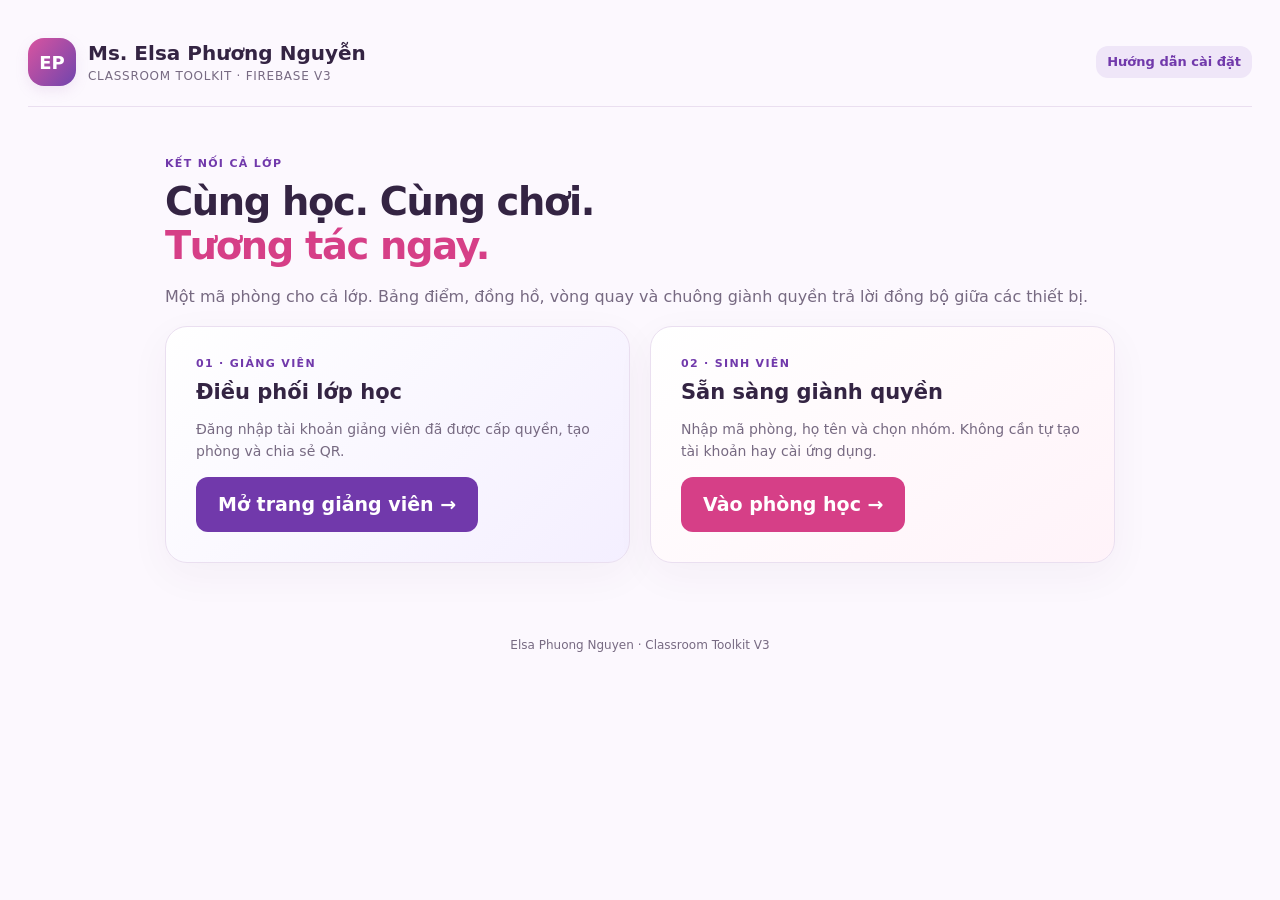
<file: index.html>
<!doctype html><html lang="vi"><head><meta charset="utf-8"><meta name="viewport" content="width=device-width,initial-scale=1"><meta name="referrer" content="no-referrer"><title>Elsa · Classroom Toolkit</title><link rel="stylesheet" href="style.css"></head><body><div class="shell"><header class="topbar"><div class="brand"><div class="mark">EP</div><div><h1>Ms. Elsa Phương Nguyễn</h1><div class="subtitle">CLASSROOM TOOLKIT · FIREBASE V3</div></div></div><a class="btn small soft" href="HUONG_DAN.html">Hướng dẫn cài đặt</a></header><main class="entry"><div class="eyebrow">Kết nối cả lớp</div><h2 class="hero-title">Cùng học. Cùng chơi.<br><span>Tương tác ngay.</span></h2><p class="lead">Một mã phòng cho cả lớp. Bảng điểm, đồng hồ, vòng quay và chuông giành quyền trả lời đồng bộ giữa các thiết bị.</p><div class="entry-grid"><section class="panel purple"><div class="eyebrow">01 · Giảng viên</div><h2>Điều phối lớp học</h2><p class="muted">Đăng nhập tài khoản giảng viên đã được cấp quyền, tạo phòng và chia sẻ QR.</p><a class="btn large" href="teacher.html">Mở trang giảng viên →</a></section><section class="panel pink"><div class="eyebrow">02 · Sinh viên</div><h2>Sẵn sàng giành quyền</h2><p class="muted">Nhập mã phòng, họ tên và chọn nhóm. Không cần tự tạo tài khoản hay cài ứng dụng.</p><a class="btn pink large" href="student.html">Vào phòng học →</a></section></div></main><footer class="footer">Elsa Phuong Nguyen · Classroom Toolkit V3</footer></div></body></html>
</file>
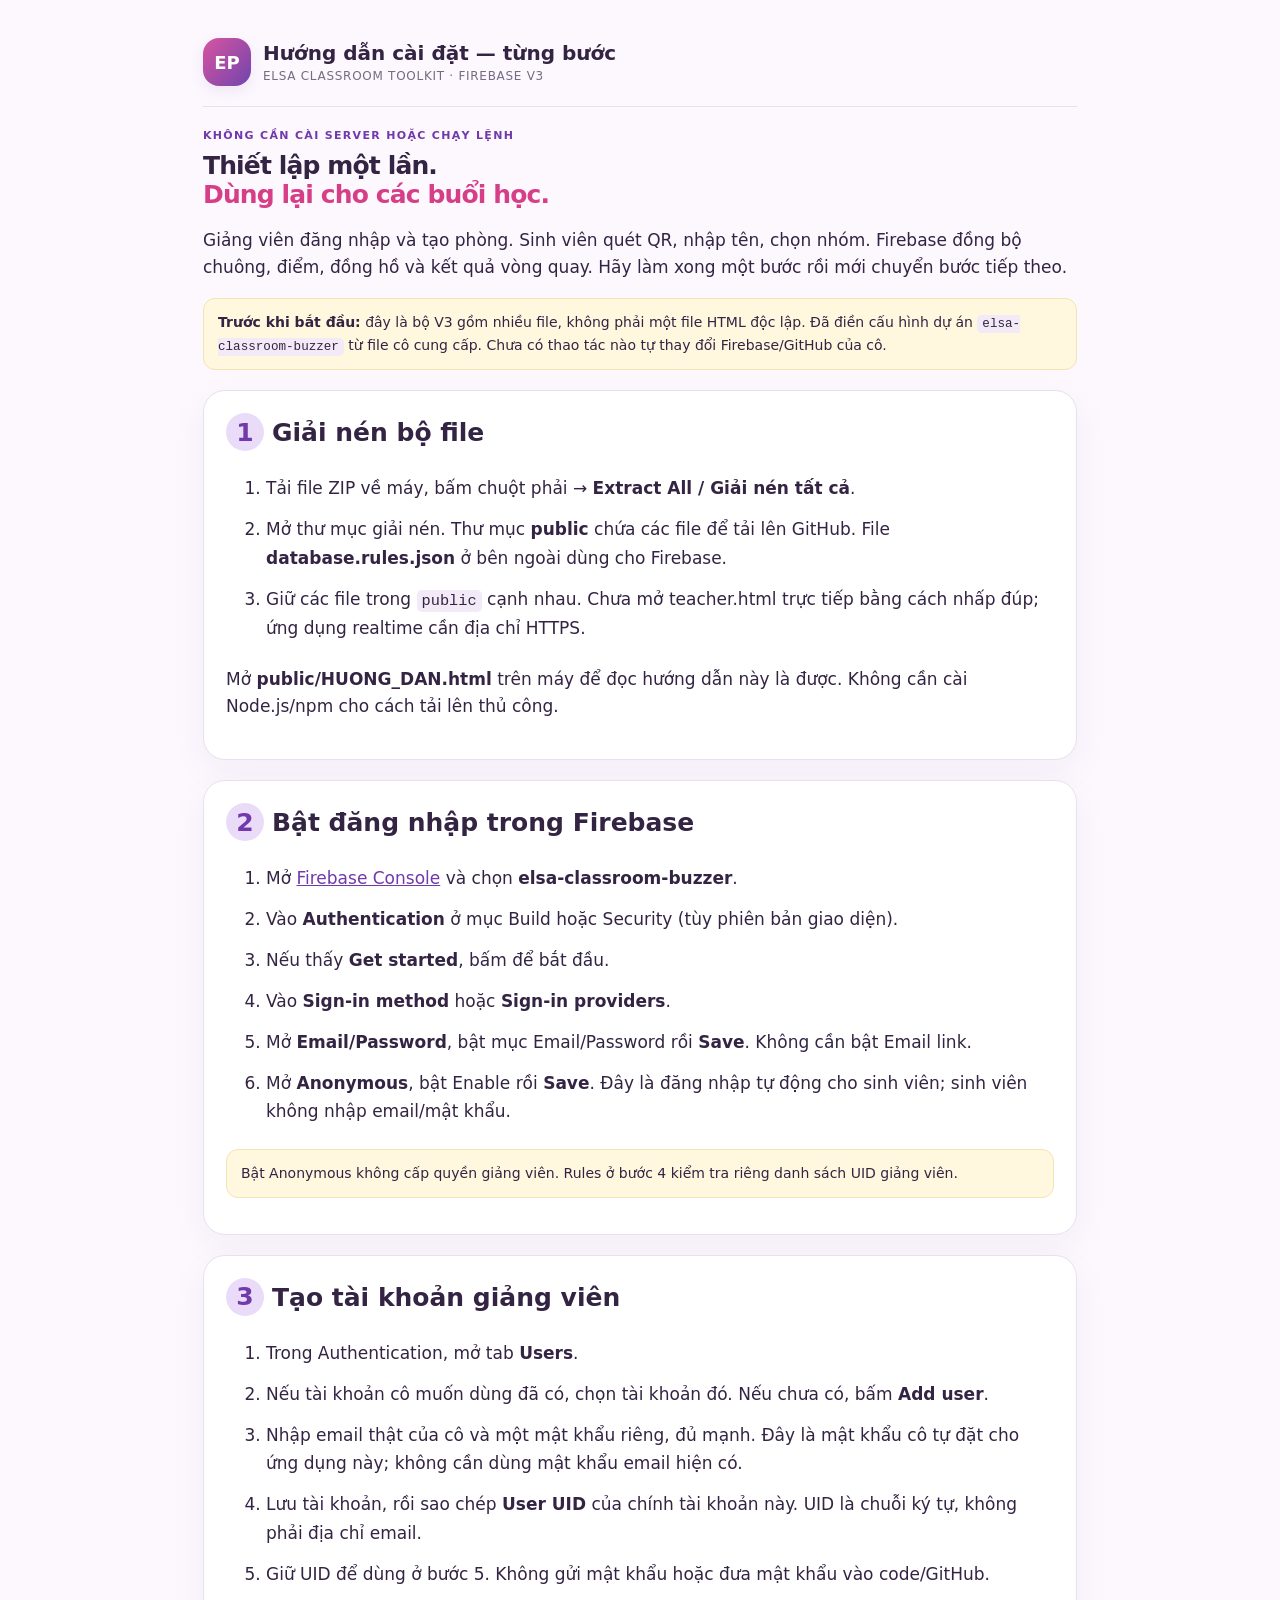
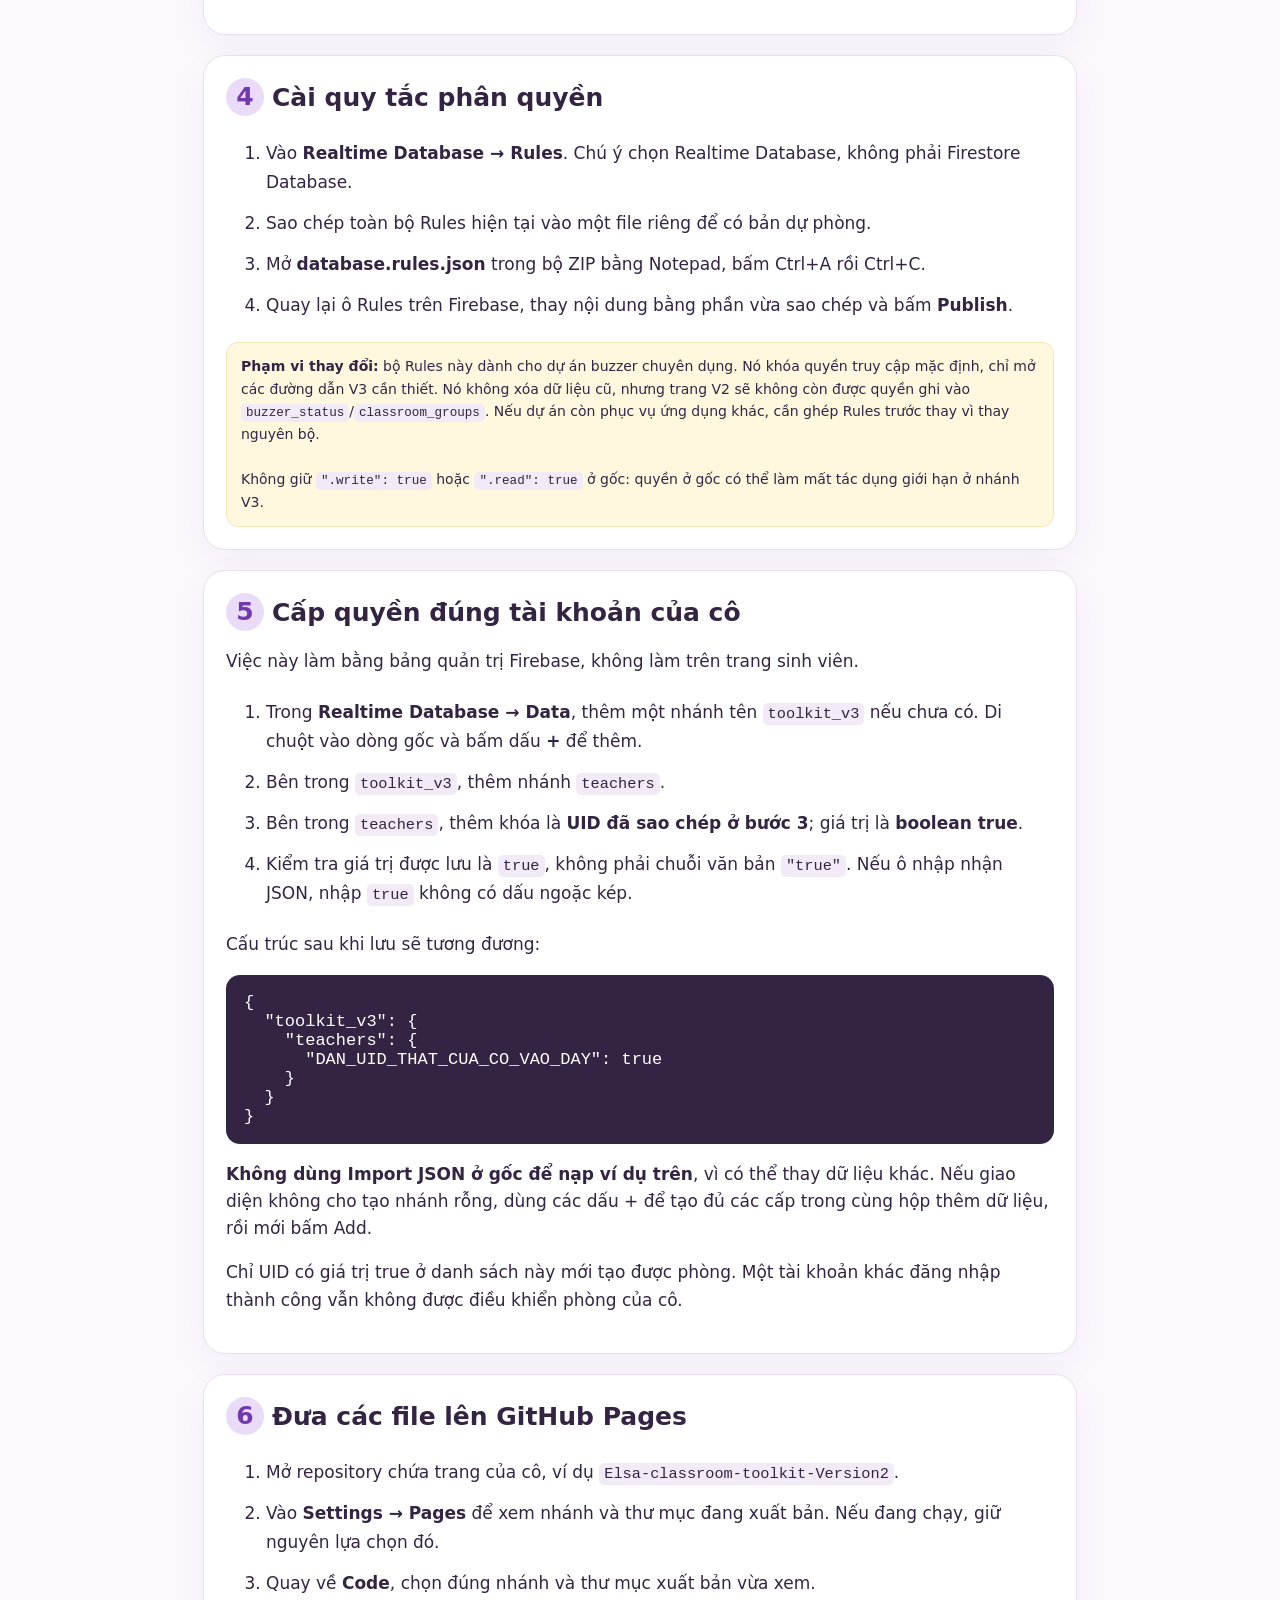
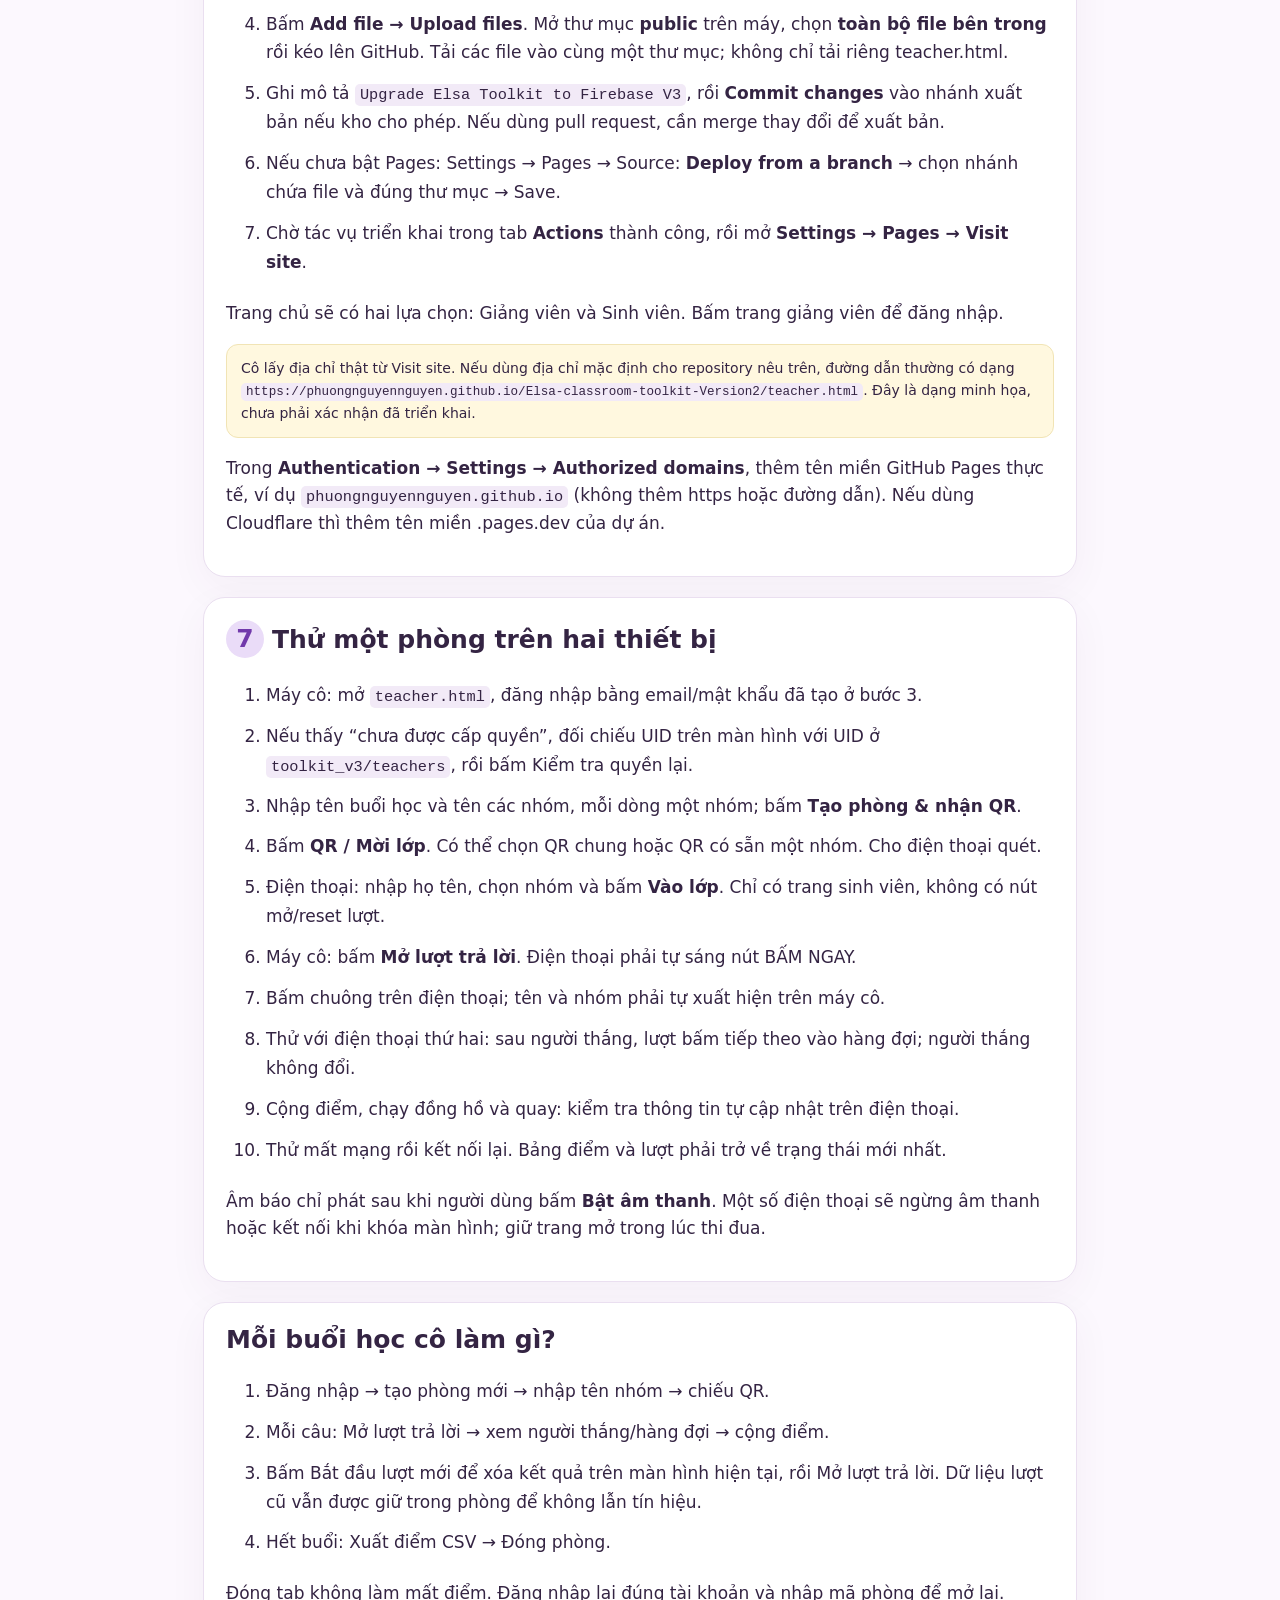
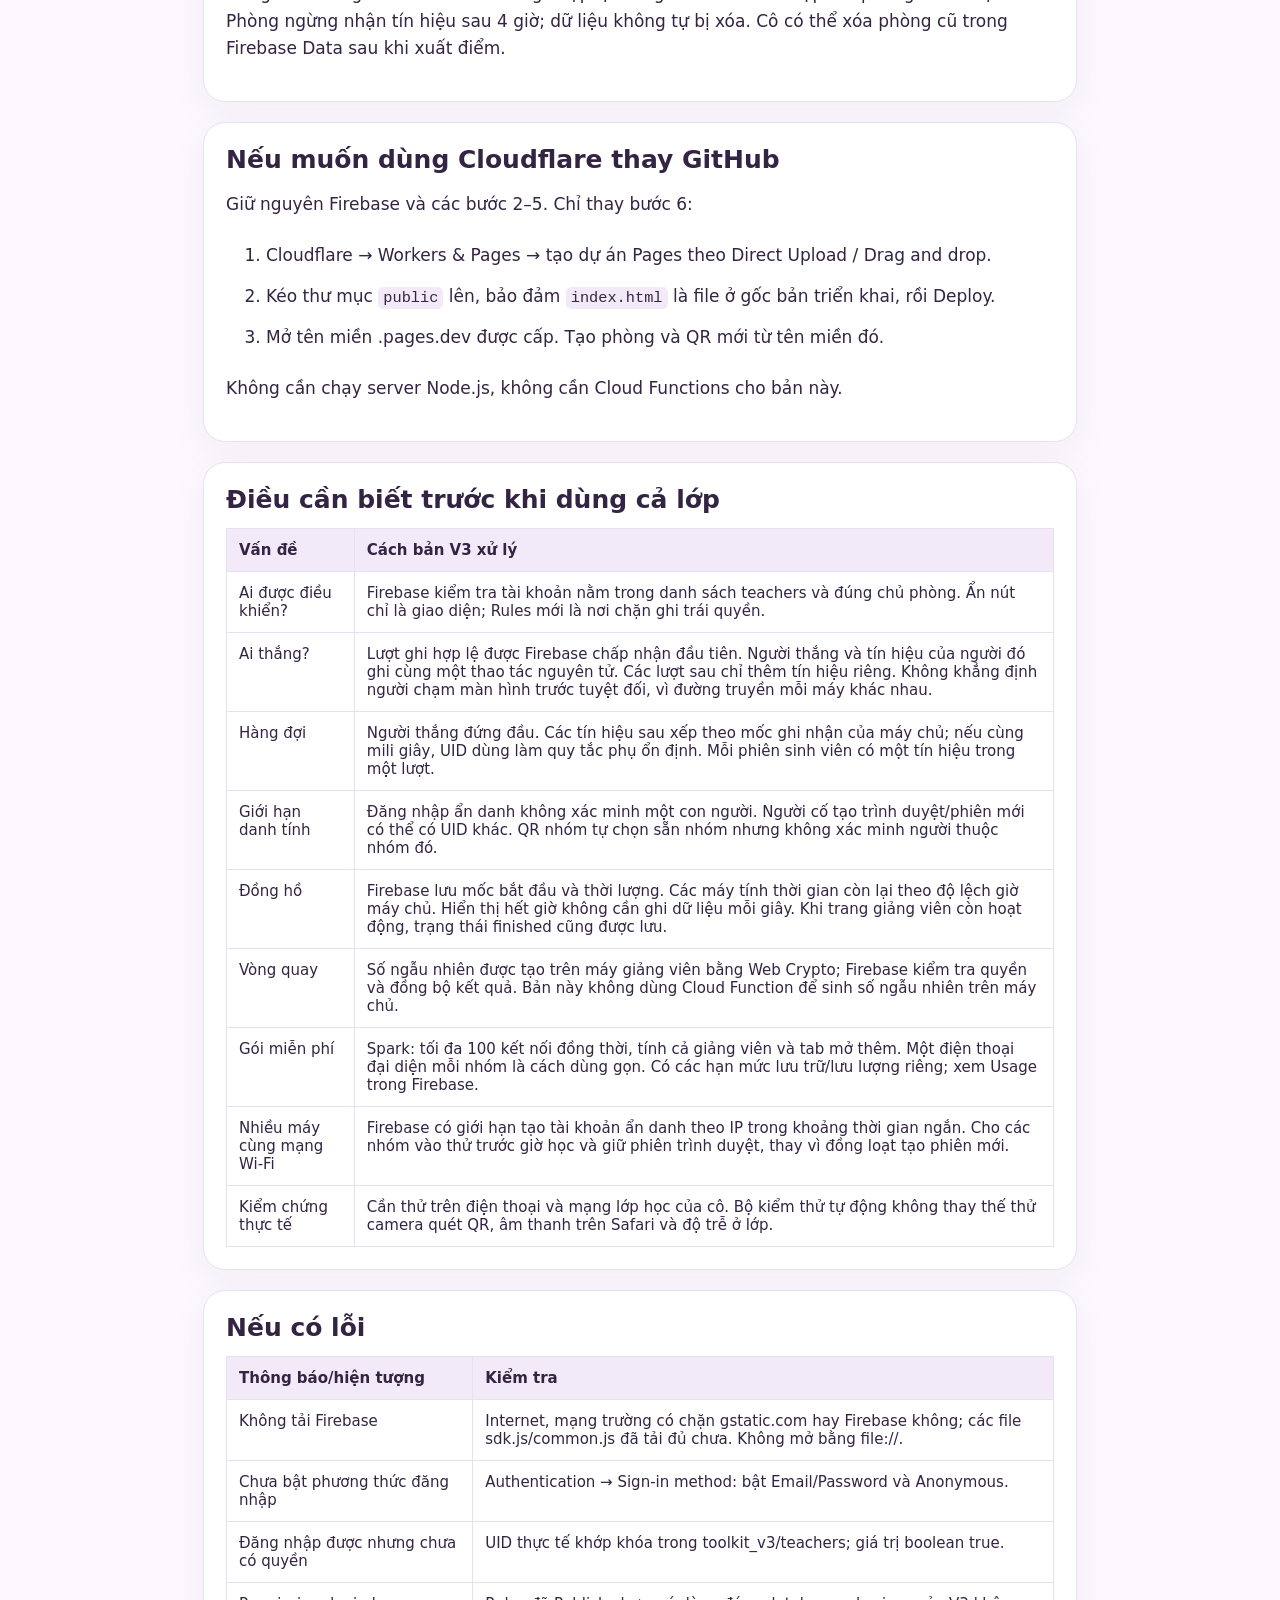
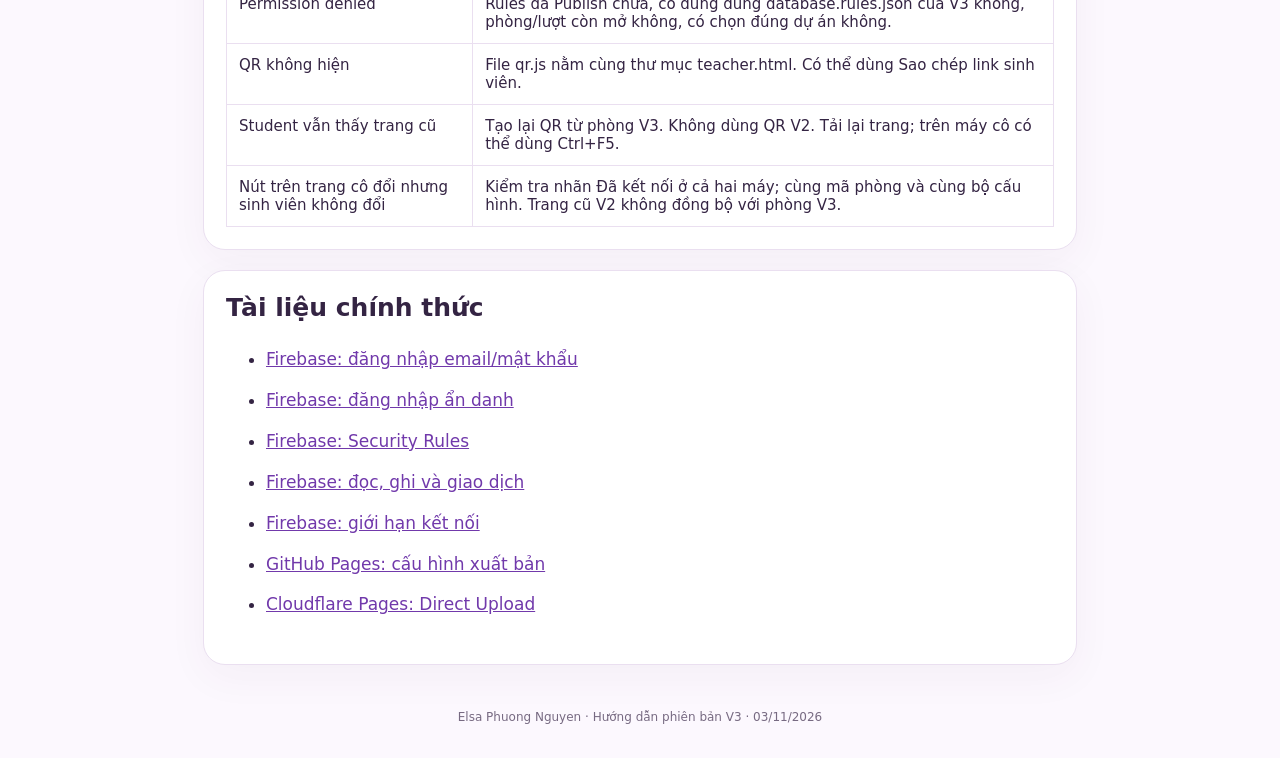
<file: HUONG_DAN.html>
<!doctype html><html lang="vi"><head><meta charset="utf-8"><meta name="viewport" content="width=device-width,initial-scale=1"><title>Cài đặt từng bước · Elsa Firebase V3</title><link rel="stylesheet" href="style.css"><style>.guide{max-width:930px;margin:auto}.guide section{margin:20px 0}.guide h2{font-size:25px}.guide li{padding:6px 0;line-height:1.7}.guide code{background:#f2eaf7;padding:2px 5px;border-radius:5px;font-size:.9em}.guide pre{background:#342443;color:#fff;padding:18px;border-radius:14px;overflow:auto}.guide table{border-collapse:collapse;width:100%;font-size:15px}.guide td,.guide th{text-align:left;border:1px solid var(--line);padding:12px;vertical-align:top}.guide th{background:#f3eaf9}.guide .stepno{display:inline-grid;place-items:center;background:#eadcf8;border-radius:50%;width:38px;height:38px;margin-right:8px;color:var(--purple)}</style></head><body><main class="shell guide"><header class="topbar"><div class="brand"><div class="mark">EP</div><div><h1>Hướng dẫn cài đặt — từng bước</h1><div class="subtitle">ELSA CLASSROOM TOOLKIT · FIREBASE V3</div></div></div></header><div class="eyebrow">Không cần cài server hoặc chạy lệnh</div><h2 class="hero-title">Thiết lập một lần.<br><span>Dùng lại cho các buổi học.</span></h2><p>Giảng viên đăng nhập và tạo phòng. Sinh viên quét QR, nhập tên, chọn nhóm. Firebase đồng bộ chuông, điểm, đồng hồ và kết quả vòng quay. Hãy làm xong một bước rồi mới chuyển bước tiếp theo.</p><div class="notice"><strong>Trước khi bắt đầu:</strong> đây là bộ V3 gồm nhiều file, không phải một file HTML độc lập. Đã điền cấu hình dự án <code>elsa-classroom-buzzer</code> từ file cô cung cấp. Chưa có thao tác nào tự thay đổi Firebase/GitHub của cô.</div>
<section class="panel"><h2><span class="stepno">1</span>Giải nén bộ file</h2><ol><li>Tải file ZIP về máy, bấm chuột phải → <strong>Extract All / Giải nén tất cả</strong>.</li><li>Mở thư mục giải nén. Thư mục <strong>public</strong> chứa các file để tải lên GitHub. File <strong>database.rules.json</strong> ở bên ngoài dùng cho Firebase.</li><li>Giữ các file trong <code>public</code> cạnh nhau. Chưa mở teacher.html trực tiếp bằng cách nhấp đúp; ứng dụng realtime cần địa chỉ HTTPS.</li></ol><p>Mở <strong>public/HUONG_DAN.html</strong> trên máy để đọc hướng dẫn này là được. Không cần cài Node.js/npm cho cách tải lên thủ công.</p></section>
<section class="panel"><h2><span class="stepno">2</span>Bật đăng nhập trong Firebase</h2><ol><li>Mở <a href="https://console.firebase.google.com/" target="_blank" rel="noopener">Firebase Console</a> và chọn <strong>elsa-classroom-buzzer</strong>.</li><li>Vào <strong>Authentication</strong> ở mục Build hoặc Security (tùy phiên bản giao diện).</li><li>Nếu thấy <strong>Get started</strong>, bấm để bắt đầu.</li><li>Vào <strong>Sign-in method</strong> hoặc <strong>Sign-in providers</strong>.</li><li>Mở <strong>Email/Password</strong>, bật mục Email/Password rồi <strong>Save</strong>. Không cần bật Email link.</li><li>Mở <strong>Anonymous</strong>, bật Enable rồi <strong>Save</strong>. Đây là đăng nhập tự động cho sinh viên; sinh viên không nhập email/mật khẩu.</li></ol><p class="notice">Bật Anonymous không cấp quyền giảng viên. Rules ở bước 4 kiểm tra riêng danh sách UID giảng viên.</p></section>
<section class="panel"><h2><span class="stepno">3</span>Tạo tài khoản giảng viên</h2><ol><li>Trong Authentication, mở tab <strong>Users</strong>.</li><li>Nếu tài khoản cô muốn dùng đã có, chọn tài khoản đó. Nếu chưa có, bấm <strong>Add user</strong>.</li><li>Nhập email thật của cô và một mật khẩu riêng, đủ mạnh. Đây là mật khẩu cô tự đặt cho ứng dụng này; không cần dùng mật khẩu email hiện có.</li><li>Lưu tài khoản, rồi sao chép <strong>User UID</strong> của chính tài khoản này. UID là chuỗi ký tự, không phải địa chỉ email.</li><li>Giữ UID để dùng ở bước 5. Không gửi mật khẩu hoặc đưa mật khẩu vào code/GitHub.</li></ol></section>
<section class="panel"><h2><span class="stepno">4</span>Cài quy tắc phân quyền</h2><ol><li>Vào <strong>Realtime Database → Rules</strong>. Chú ý chọn Realtime Database, không phải Firestore Database.</li><li>Sao chép toàn bộ Rules hiện tại vào một file riêng để có bản dự phòng.</li><li>Mở <strong>database.rules.json</strong> trong bộ ZIP bằng Notepad, bấm Ctrl+A rồi Ctrl+C.</li><li>Quay lại ô Rules trên Firebase, thay nội dung bằng phần vừa sao chép và bấm <strong>Publish</strong>.</li></ol><div class="notice"><strong>Phạm vi thay đổi:</strong> bộ Rules này dành cho dự án buzzer chuyên dụng. Nó khóa quyền truy cập mặc định, chỉ mở các đường dẫn V3 cần thiết. Nó không xóa dữ liệu cũ, nhưng trang V2 sẽ không còn được quyền ghi vào <code>buzzer_status</code>/<code>classroom_groups</code>. Nếu dự án còn phục vụ ứng dụng khác, cần ghép Rules trước thay vì thay nguyên bộ.<br><br>Không giữ <code>".write": true</code> hoặc <code>".read": true</code> ở gốc: quyền ở gốc có thể làm mất tác dụng giới hạn ở nhánh V3.</div></section>
<section class="panel"><h2><span class="stepno">5</span>Cấp quyền đúng tài khoản của cô</h2><p>Việc này làm bằng bảng quản trị Firebase, không làm trên trang sinh viên.</p><ol><li>Trong <strong>Realtime Database → Data</strong>, thêm một nhánh tên <code>toolkit_v3</code> nếu chưa có. Di chuột vào dòng gốc và bấm dấu <strong>+</strong> để thêm.</li><li>Bên trong <code>toolkit_v3</code>, thêm nhánh <code>teachers</code>.</li><li>Bên trong <code>teachers</code>, thêm khóa là <strong>UID đã sao chép ở bước 3</strong>; giá trị là <strong>boolean true</strong>.</li><li>Kiểm tra giá trị được lưu là <code>true</code>, không phải chuỗi văn bản <code>"true"</code>. Nếu ô nhập nhận JSON, nhập <code>true</code> không có dấu ngoặc kép.</li></ol><p>Cấu trúc sau khi lưu sẽ tương đương:</p><pre>{
  "toolkit_v3": {
    "teachers": {
      "DAN_UID_THAT_CUA_CO_VAO_DAY": true
    }
  }
}</pre><p><strong>Không dùng Import JSON ở gốc để nạp ví dụ trên</strong>, vì có thể thay dữ liệu khác. Nếu giao diện không cho tạo nhánh rỗng, dùng các dấu + để tạo đủ các cấp trong cùng hộp thêm dữ liệu, rồi mới bấm Add.</p><p>Chỉ UID có giá trị true ở danh sách này mới tạo được phòng. Một tài khoản khác đăng nhập thành công vẫn không được điều khiển phòng của cô.</p></section>
<section class="panel"><h2><span class="stepno">6</span>Đưa các file lên GitHub Pages</h2><ol><li>Mở repository chứa trang của cô, ví dụ <code>Elsa-classroom-toolkit-Version2</code>.</li><li>Vào <strong>Settings → Pages</strong> để xem nhánh và thư mục đang xuất bản. Nếu đang chạy, giữ nguyên lựa chọn đó.</li><li>Quay về <strong>Code</strong>, chọn đúng nhánh và thư mục xuất bản vừa xem.</li><li>Bấm <strong>Add file → Upload files</strong>. Mở thư mục <strong>public</strong> trên máy, chọn <strong>toàn bộ file bên trong</strong> rồi kéo lên GitHub. Tải các file vào cùng một thư mục; không chỉ tải riêng teacher.html.</li><li>Ghi mô tả <code>Upgrade Elsa Toolkit to Firebase V3</code>, rồi <strong>Commit changes</strong> vào nhánh xuất bản nếu kho cho phép. Nếu dùng pull request, cần merge thay đổi để xuất bản.</li><li>Nếu chưa bật Pages: Settings → Pages → Source: <strong>Deploy from a branch</strong> → chọn nhánh chứa file và đúng thư mục → Save.</li><li>Chờ tác vụ triển khai trong tab <strong>Actions</strong> thành công, rồi mở <strong>Settings → Pages → Visit site</strong>.</li></ol><p>Trang chủ sẽ có hai lựa chọn: Giảng viên và Sinh viên. Bấm trang giảng viên để đăng nhập.</p><p class="notice">Cô lấy địa chỉ thật từ Visit site. Nếu dùng địa chỉ mặc định cho repository nêu trên, đường dẫn thường có dạng <code>https://phuongnguyennguyen.github.io/Elsa-classroom-toolkit-Version2/teacher.html</code>. Đây là dạng minh họa, chưa phải xác nhận đã triển khai.</p><p>Trong <strong>Authentication → Settings → Authorized domains</strong>, thêm tên miền GitHub Pages thực tế, ví dụ <code>phuongnguyennguyen.github.io</code> (không thêm https hoặc đường dẫn). Nếu dùng Cloudflare thì thêm tên miền .pages.dev của dự án.</p></section>
<section class="panel"><h2><span class="stepno">7</span>Thử một phòng trên hai thiết bị</h2><ol><li>Máy cô: mở <code>teacher.html</code>, đăng nhập bằng email/mật khẩu đã tạo ở bước 3.</li><li>Nếu thấy “chưa được cấp quyền”, đối chiếu UID trên màn hình với UID ở <code>toolkit_v3/teachers</code>, rồi bấm Kiểm tra quyền lại.</li><li>Nhập tên buổi học và tên các nhóm, mỗi dòng một nhóm; bấm <strong>Tạo phòng & nhận QR</strong>.</li><li>Bấm <strong>QR / Mời lớp</strong>. Có thể chọn QR chung hoặc QR có sẵn một nhóm. Cho điện thoại quét.</li><li>Điện thoại: nhập họ tên, chọn nhóm và bấm <strong>Vào lớp</strong>. Chỉ có trang sinh viên, không có nút mở/reset lượt.</li><li>Máy cô: bấm <strong>Mở lượt trả lời</strong>. Điện thoại phải tự sáng nút BẤM NGAY.</li><li>Bấm chuông trên điện thoại; tên và nhóm phải tự xuất hiện trên máy cô.</li><li>Thử với điện thoại thứ hai: sau người thắng, lượt bấm tiếp theo vào hàng đợi; người thắng không đổi.</li><li>Cộng điểm, chạy đồng hồ và quay: kiểm tra thông tin tự cập nhật trên điện thoại.</li><li>Thử mất mạng rồi kết nối lại. Bảng điểm và lượt phải trở về trạng thái mới nhất.</li></ol><p>Âm báo chỉ phát sau khi người dùng bấm <strong>Bật âm thanh</strong>. Một số điện thoại sẽ ngừng âm thanh hoặc kết nối khi khóa màn hình; giữ trang mở trong lúc thi đua.</p></section>
<section class="panel"><h2>Mỗi buổi học cô làm gì?</h2><ol><li>Đăng nhập → tạo phòng mới → nhập tên nhóm → chiếu QR.</li><li>Mỗi câu: Mở lượt trả lời → xem người thắng/hàng đợi → cộng điểm.</li><li>Bấm Bắt đầu lượt mới để xóa kết quả trên màn hình hiện tại, rồi Mở lượt trả lời. Dữ liệu lượt cũ vẫn được giữ trong phòng để không lẫn tín hiệu.</li><li>Hết buổi: Xuất điểm CSV → Đóng phòng.</li></ol><p>Đóng tab không làm mất điểm. Đăng nhập lại đúng tài khoản và nhập mã phòng để mở lại. Phòng ngừng nhận tín hiệu sau 4 giờ; dữ liệu không tự bị xóa. Cô có thể xóa phòng cũ trong Firebase Data sau khi xuất điểm.</p></section>
<section class="panel"><h2>Nếu muốn dùng Cloudflare thay GitHub</h2><p>Giữ nguyên Firebase và các bước 2–5. Chỉ thay bước 6:</p><ol><li>Cloudflare → Workers & Pages → tạo dự án Pages theo Direct Upload / Drag and drop.</li><li>Kéo thư mục <code>public</code> lên, bảo đảm <code>index.html</code> là file ở gốc bản triển khai, rồi Deploy.</li><li>Mở tên miền .pages.dev được cấp. Tạo phòng và QR mới từ tên miền đó.</li></ol><p>Không cần chạy server Node.js, không cần Cloud Functions cho bản này.</p></section>
<section class="panel"><h2>Điều cần biết trước khi dùng cả lớp</h2><table><tr><th>Vấn đề</th><th>Cách bản V3 xử lý</th></tr><tr><td>Ai được điều khiển?</td><td>Firebase kiểm tra tài khoản nằm trong danh sách teachers và đúng chủ phòng. Ẩn nút chỉ là giao diện; Rules mới là nơi chặn ghi trái quyền.</td></tr><tr><td>Ai thắng?</td><td>Lượt ghi hợp lệ được Firebase chấp nhận đầu tiên. Người thắng và tín hiệu của người đó ghi cùng một thao tác nguyên tử. Các lượt sau chỉ thêm tín hiệu riêng. Không khẳng định người chạm màn hình trước tuyệt đối, vì đường truyền mỗi máy khác nhau.</td></tr><tr><td>Hàng đợi</td><td>Người thắng đứng đầu. Các tín hiệu sau xếp theo mốc ghi nhận của máy chủ; nếu cùng mili giây, UID dùng làm quy tắc phụ ổn định. Mỗi phiên sinh viên có một tín hiệu trong một lượt.</td></tr><tr><td>Giới hạn danh tính</td><td>Đăng nhập ẩn danh không xác minh một con người. Người cố tạo trình duyệt/phiên mới có thể có UID khác. QR nhóm tự chọn sẵn nhóm nhưng không xác minh người thuộc nhóm đó.</td></tr><tr><td>Đồng hồ</td><td>Firebase lưu mốc bắt đầu và thời lượng. Các máy tính thời gian còn lại theo độ lệch giờ máy chủ. Hiển thị hết giờ không cần ghi dữ liệu mỗi giây. Khi trang giảng viên còn hoạt động, trạng thái finished cũng được lưu.</td></tr><tr><td>Vòng quay</td><td>Số ngẫu nhiên được tạo trên máy giảng viên bằng Web Crypto; Firebase kiểm tra quyền và đồng bộ kết quả. Bản này không dùng Cloud Function để sinh số ngẫu nhiên trên máy chủ.</td></tr><tr><td>Gói miễn phí</td><td>Spark: tối đa 100 kết nối đồng thời, tính cả giảng viên và tab mở thêm. Một điện thoại đại diện mỗi nhóm là cách dùng gọn. Có các hạn mức lưu trữ/lưu lượng riêng; xem Usage trong Firebase.</td></tr><tr><td>Nhiều máy cùng mạng Wi-Fi</td><td>Firebase có giới hạn tạo tài khoản ẩn danh theo IP trong khoảng thời gian ngắn. Cho các nhóm vào thử trước giờ học và giữ phiên trình duyệt, thay vì đồng loạt tạo phiên mới.</td></tr><tr><td>Kiểm chứng thực tế</td><td>Cần thử trên điện thoại và mạng lớp học của cô. Bộ kiểm thử tự động không thay thế thử camera quét QR, âm thanh trên Safari và độ trễ ở lớp.</td></tr></table></section>
<section class="panel"><h2>Nếu có lỗi</h2><table><tr><th>Thông báo/hiện tượng</th><th>Kiểm tra</th></tr><tr><td>Không tải Firebase</td><td>Internet, mạng trường có chặn gstatic.com hay Firebase không; các file sdk.js/common.js đã tải đủ chưa. Không mở bằng file://.</td></tr><tr><td>Chưa bật phương thức đăng nhập</td><td>Authentication → Sign-in method: bật Email/Password và Anonymous.</td></tr><tr><td>Đăng nhập được nhưng chưa có quyền</td><td>UID thực tế khớp khóa trong toolkit_v3/teachers; giá trị boolean true.</td></tr><tr><td>Permission denied</td><td>Rules đã Publish chưa, có dùng đúng database.rules.json của V3 không, phòng/lượt còn mở không, có chọn đúng dự án không.</td></tr><tr><td>QR không hiện</td><td>File qr.js nằm cùng thư mục teacher.html. Có thể dùng Sao chép link sinh viên.</td></tr><tr><td>Student vẫn thấy trang cũ</td><td>Tạo lại QR từ phòng V3. Không dùng QR V2. Tải lại trang; trên máy cô có thể dùng Ctrl+F5.</td></tr><tr><td>Nút trên trang cô đổi nhưng sinh viên không đổi</td><td>Kiểm tra nhãn Đã kết nối ở cả hai máy; cùng mã phòng và cùng bộ cấu hình. Trang cũ V2 không đồng bộ với phòng V3.</td></tr></table></section>
<section class="panel"><h2>Tài liệu chính thức</h2><ul><li><a href="https://firebase.google.com/docs/auth/web/password-auth">Firebase: đăng nhập email/mật khẩu</a></li><li><a href="https://firebase.google.com/docs/auth/web/anonymous-auth">Firebase: đăng nhập ẩn danh</a></li><li><a href="https://firebase.google.com/docs/database/security">Firebase: Security Rules</a></li><li><a href="https://firebase.google.com/docs/database/web/read-and-write">Firebase: đọc, ghi và giao dịch</a></li><li><a href="https://firebase.google.com/docs/database/usage/limits">Firebase: giới hạn kết nối</a></li><li><a href="https://docs.github.com/en/pages/getting-started-with-github-pages/configuring-a-publishing-source-for-your-github-pages-site">GitHub Pages: cấu hình xuất bản</a></li><li><a href="https://developers.cloudflare.com/pages/get-started/direct-upload/">Cloudflare Pages: Direct Upload</a></li></ul></section><footer class="footer">Elsa Phuong Nguyen · Hướng dẫn phiên bản V3 · 03/11/2026</footer></main></body></html>
</file>
<file: style.css>
:root{--ink:#342443;--muted:#776a82;--purple:#7139ab;--pink:#d63f87;--mint:#25866c;--line:#eadff0;--paper:#fff;--shadow:0 12px 40px #54325d0c;font-family:Inter,ui-sans-serif,system-ui,-apple-system,'Segoe UI',sans-serif;color:var(--ink);background:#fcf8fe;font-size:17px}
*{box-sizing:border-box}body{margin:0}button,input,select,textarea{font:inherit}button,a,input,textarea,select{outline-offset:4px}button{cursor:pointer;border:0}button:disabled{cursor:not-allowed;opacity:.48}button:focus-visible,a:focus-visible{outline:3px solid #389dc3}a{color:var(--purple)}[hidden]{display:none!important}.shell{max-width:1480px;margin:auto;padding:22px 28px}.topbar{display:flex;align-items:center;justify-content:space-between;gap:18px;padding:16px 0 20px;border-bottom:1px solid var(--line);margin-bottom:22px}.brand{display:flex;align-items:center;gap:12px}.mark{display:grid;place-items:center;width:48px;height:48px;border-radius:16px;background:linear-gradient(130deg,#d954a0,#7045ad);color:#fff;font-weight:900;font-size:18px;box-shadow:0 5px 13px #af7cbd25}h1{font-size:20px;line-height:1.25;margin:0}h2{font-size:21px;margin:0 0 14px}h3{font-size:17px;margin:0 0 10px}p{line-height:1.6}.subtitle{font-size:12px;letter-spacing:.06em;color:var(--muted);margin-top:3px}.row{display:flex;align-items:center;gap:10px;flex-wrap:wrap}.spread{justify-content:space-between}.muted{font-size:14px;color:var(--muted)}.pill{display:inline-flex;align-items:center;gap:6px;padding:6px 10px;border-radius:30px;font-size:12px;background:#f0e8f8;font-weight:750;white-space:nowrap}#connection[data-online=true]{background:#e4f5ec;color:#21664f}#connection[data-online=false]{background:#fff0d3;color:#8c5c13}.btn{background:var(--purple);color:white;border-radius:12px;padding:12px 17px;font-weight:760;display:inline-block;text-decoration:none;text-align:center;line-height:1.25}.btn.pink{background:var(--pink)}.btn.soft{background:#efe6f8;color:var(--purple)}.btn.light{background:white;border:1px solid var(--line);color:var(--ink)}.btn.danger{background:#ffebed;color:#a53248}.btn.large{padding:16px 22px;font-size:19px}.btn.small{font-size:13px;padding:8px 11px}.panel{background:white;border:1px solid var(--line);border-radius:22px;padding:22px;box-shadow:var(--shadow);min-width:0}.panel.pink{background:linear-gradient(145deg,#fff,#fff3f9)}.panel.purple{background:linear-gradient(135deg,#fff,#f4efff)}.eyebrow{font-size:11px;font-weight:850;letter-spacing:.12em;text-transform:uppercase;color:var(--purple);margin-bottom:10px}.hero-title{font-size:clamp(28px,3vw,42px);line-height:1.15;letter-spacing:-.035em;margin:8px 0 14px}.hero-title span{color:var(--pink)}.lead{color:var(--muted);font-size:16px}.gate{max-width:520px;margin:50px auto}.gate label,.field label{display:block;font-size:14px;font-weight:750;margin:15px 0 7px}input,select,textarea{border:1px solid #d9cbe3;background:#fff;border-radius:11px;padding:11px 13px;color:var(--ink);max-width:100%;width:100%}input[type=number]{width:90px}textarea{resize:vertical;line-height:1.5}input:focus,textarea:focus,select:focus{border-color:var(--purple)}form .btn[type=submit]{margin-top:20px}.message{white-space:pre-line;border-radius:12px;background:#e9f5fc;color:#27516c;padding:12px 16px;margin-bottom:18px;font-size:15px}.message[data-kind=error]{background:#fff0f0;color:#9a2e45}.notice{padding:12px 14px;background:#fff8df;border:1px solid #f1e4b5;border-radius:12px;font-size:14px;line-height:1.6}.setup-grid{display:grid;grid-template-columns:1.3fr 1fr;gap:22px;max-width:1000px;margin:35px auto}.roomstrip{display:flex;align-items:center;justify-content:space-between;gap:16px;margin:18px 0}.roomcode{font:850 25px ui-monospace,monospace;letter-spacing:.14em;color:var(--purple)}.toolbar{display:flex;gap:8px;flex-wrap:wrap}.board{display:grid;grid-template-columns:minmax(0,1.65fr) minmax(300px,1fr);gap:20px}.maincol,.sidecol{display:grid;gap:18px;align-content:start}.score-grid{display:grid;grid-template-columns:repeat(auto-fit,minmax(175px,1fr));gap:9px;max-height:235px;overflow:auto}.score-card{display:grid;grid-template-columns:minmax(0,1fr) auto 29px;gap:7px;align-items:center;border:1px solid var(--line);border-radius:13px;padding:10px;background:white}.score-name{font-size:14px;font-weight:760;color:var(--ink);background:transparent;text-align:left;padding:5px 0;overflow-wrap:anywhere}.score-number{font-size:25px;color:var(--purple);font-variant-numeric:tabular-nums}.minus{background:#f1e7f4;color:var(--purple);border-radius:8px;width:28px;height:28px;font-size:19px}.winner{padding:28px 20px;margin:14px 0 18px;text-align:center;border:1px solid #edcfdf;border-radius:18px;background:linear-gradient(135deg,#fff5f9,#f5effd);min-height:150px;display:grid;align-content:center;gap:5px}.winner-name{font-size:clamp(26px,3vw,40px);font-weight:850;line-height:1.2;overflow-wrap:anywhere}.winner-team{color:var(--purple);font-weight:750}.queue{margin:12px 0 0;padding:0;list-style:none;max-height:215px;overflow:auto}.queue-row{display:grid;grid-template-columns:30px 1fr auto;align-items:center;gap:8px;padding:10px 0;border-bottom:1px solid #f0e8f3;font-size:15px}.queue-row:first-child{color:var(--pink)}.queue-rank{font-weight:850}.queue-row strong{overflow-wrap:anywhere}.queue-row .muted{max-width:140px;text-align:right}.clock{font-size:clamp(40px,5vw,62px);font-weight:850;font-variant-numeric:tabular-nums;letter-spacing:-.03em;color:var(--purple);line-height:1.1}.time-up{color:#cf4769}.timer-fields{display:flex;gap:10px;align-items:end;margin-top:18px}.timer-fields label{font-size:12px;display:block;color:var(--muted);margin-bottom:5px}.wheelbox{display:flex;align-items:center;gap:20px;justify-content:center}.wheel-wrap{position:relative;width:154px;height:154px;flex:0 0 auto}.wheel-pointer{position:absolute;top:-15px;left:calc(50% - 11px);font-size:25px;color:var(--pink);z-index:2}.wheel{position:relative;width:154px;height:154px;border-radius:50%;border:6px solid white;box-shadow:0 0 0 1px #dccae8;transition:transform 1.9s cubic-bezier(.12,.6,.1,1)}.wheel:after{content:'✦';position:absolute;inset:calc(50% - 18px);width:36px;height:36px;background:white;border-radius:50%;display:grid;place-items:center;color:var(--purple)}.wheel-label{position:absolute;left:50%;top:50%;font-size:13px;font-weight:850;color:#fff}.wheel-result{font-size:22px;font-weight:850;color:var(--pink);max-width:180px;overflow-wrap:anywhere}.qrmodal{width:min(95vw,620px);border:1px solid var(--line);border-radius:22px;padding:25px;color:var(--ink)}dialog::backdrop{background:#2d173d80;backdrop-filter:blur(3px)}.qr-area{text-align:center;padding:16px}#qrCanvas{width:300px;max-width:100%;height:auto;image-rendering:pixelated}.linkbox{font-size:13px;overflow-wrap:anywhere;background:#f5effa;padding:12px;border-radius:10px}.student-shell{max-width:760px}.student-gate{max-width:480px;margin:35px auto}.student-card{text-align:center;padding:25px}.student-title{font-size:30px;margin:5px 0 10px}.buzz{display:grid;place-items:center;width:min(235px,66vw);aspect-ratio:1;border-radius:50%;margin:25px auto;background:linear-gradient(140deg,#e34c93,#793bb4);box-shadow:0 12px 0 #5c257f,0 22px 40px #bd77c835;color:white;font-size:26px;font-weight:900;padding:25px;line-height:1.25;touch-action:manipulation}.buzz:active:enabled{transform:translateY(5px);box-shadow:0 7px 0 #5c257f}.buzz:disabled{background:#e9dfed;color:#776a82;box-shadow:0 9px 0 #d8ccdf;opacity:1}.student-status{min-height:50px;font-size:18px;font-weight:750;color:var(--purple);line-height:1.5}.student-meta{display:flex;justify-content:space-between;align-items:center;gap:12px;margin-bottom:20px}.student-meta .clock{font-size:30px}.student-scores{grid-template-columns:repeat(auto-fit,minmax(130px,1fr));max-height:none}.student-scores .score-card{grid-template-columns:1fr auto}.footer{font-size:12px;color:var(--muted);text-align:center;padding:25px 0 10px}.entry{max-width:950px;margin:50px auto}.entry-grid{display:grid;grid-template-columns:1fr 1fr;gap:20px}.entry .panel{padding:30px}.progress-dot{display:inline-block;width:8px;height:8px;border-radius:50%;background:#bc83c6;margin-right:7px}.smalltext{font-size:13px}.break{overflow-wrap:anywhere}details summary{cursor:pointer;font-weight:750;padding:8px 0}.uid{font-family:ui-monospace,monospace;font-size:13px}.print-only{display:none}
@media(max-width:1000px){.board{grid-template-columns:1fr 340px}.shell{padding:16px}.topbar{flex-wrap:wrap}.score-grid{grid-template-columns:repeat(2,minmax(0,1fr))}.panel{padding:18px}.wheelbox{gap:12px}.wheel-wrap,.wheel{width:130px;height:130px}}
@media(max-width:740px){.board,.setup-grid,.entry-grid{grid-template-columns:1fr}.shell{padding:14px}.topbar{gap:10px;margin-bottom:15px}.brand h1{font-size:17px}.mark{width:40px;height:40px;font-size:15px}.roomstrip{align-items:flex-start;flex-direction:column}.hero-title{font-size:32px}.gate{margin:25px auto}.queue-row{grid-template-columns:27px 1fr}.queue-row .muted{grid-column:2;text-align:left}.student-title{font-size:26px}.student-card{padding:20px 15px}.entry{margin:25px auto}.score-grid{max-height:260px}.student-scores{max-height:none}.toolbar .btn{flex:1}.student-meta{font-size:13px}.timer-fields input{width:80px}}
@media(prefers-reduced-motion:reduce){.wheel{transition:none}.buzz{transition:none}}
@media print{body *{visibility:hidden}#qrDialog,#qrDialog *{visibility:visible}#qrDialog{display:block!important;position:absolute;top:0;left:0;width:100%;max-width:none;border:0}#qrDialog button,#qrDialog select,#qrDialog label{display:none}#qrCanvas{width:360px}.print-only{display:block}dialog::backdrop{background:white}}
</file>
